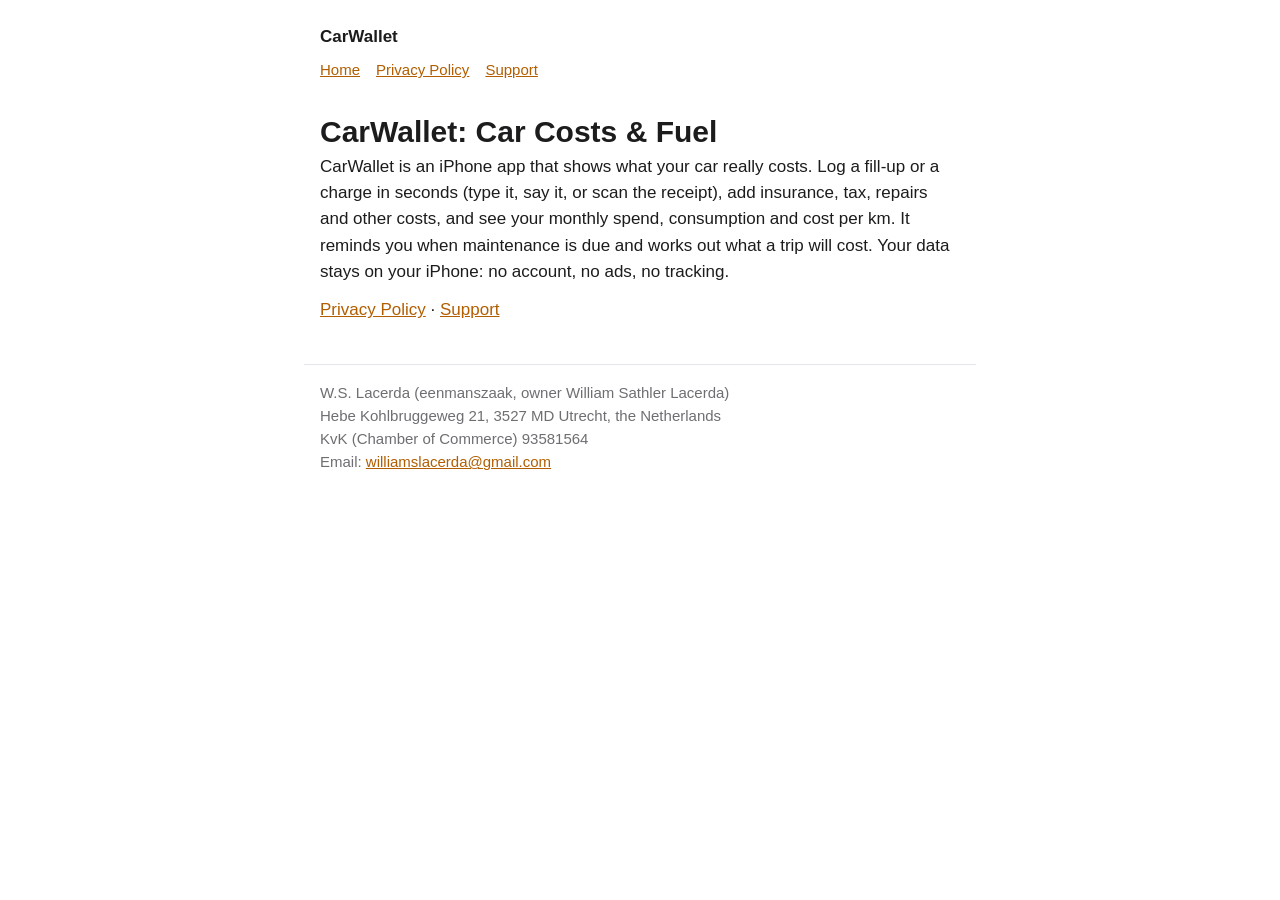
<file: index.html>
<!doctype html>
<html lang="en">
<head>
<meta charset="utf-8">
<meta name="viewport" content="width=device-width, initial-scale=1">
<meta name="color-scheme" content="light dark">
<title>CarWallet: Car Costs &amp; Fuel</title>
<meta name="description" content="CarWallet: track fuel, charging and every other cost of your car on your iPhone.">
<link rel="stylesheet" href="style.css">
</head>
<body>
<header>
  <a class="home" href="./">CarWallet</a>
  <nav><a href="./" aria-current="page">Home</a><a href="privacy.html">Privacy Policy</a><a href="support.html">Support</a></nav>
</header>
<main>
<h1>CarWallet: Car Costs &amp; Fuel</h1>
<p>CarWallet is an iPhone app that shows what your car really costs. Log a fill-up or a charge in seconds (type it, say it, or scan the receipt), add insurance, tax, repairs and other costs, and see your monthly spend, consumption and cost per km. It reminds you when maintenance is due and works out what a trip will cost. Your data stays on your iPhone: no account, no ads, no tracking.</p>
<p><a href="privacy.html">Privacy Policy</a> · <a href="support.html">Support</a></p>
</main>
<footer class="muted">
  <address>
    W.S. Lacerda (eenmanszaak, owner William Sathler Lacerda)<br>
    Hebe Kohlbruggeweg 21, 3527 MD Utrecht, the Netherlands<br>
    KvK (Chamber of Commerce) 93581564<br>
    Email: <a href="mailto:williamslacerda@gmail.com">williamslacerda@gmail.com</a>
  </address>
</footer>
</body>
</html>
</file>
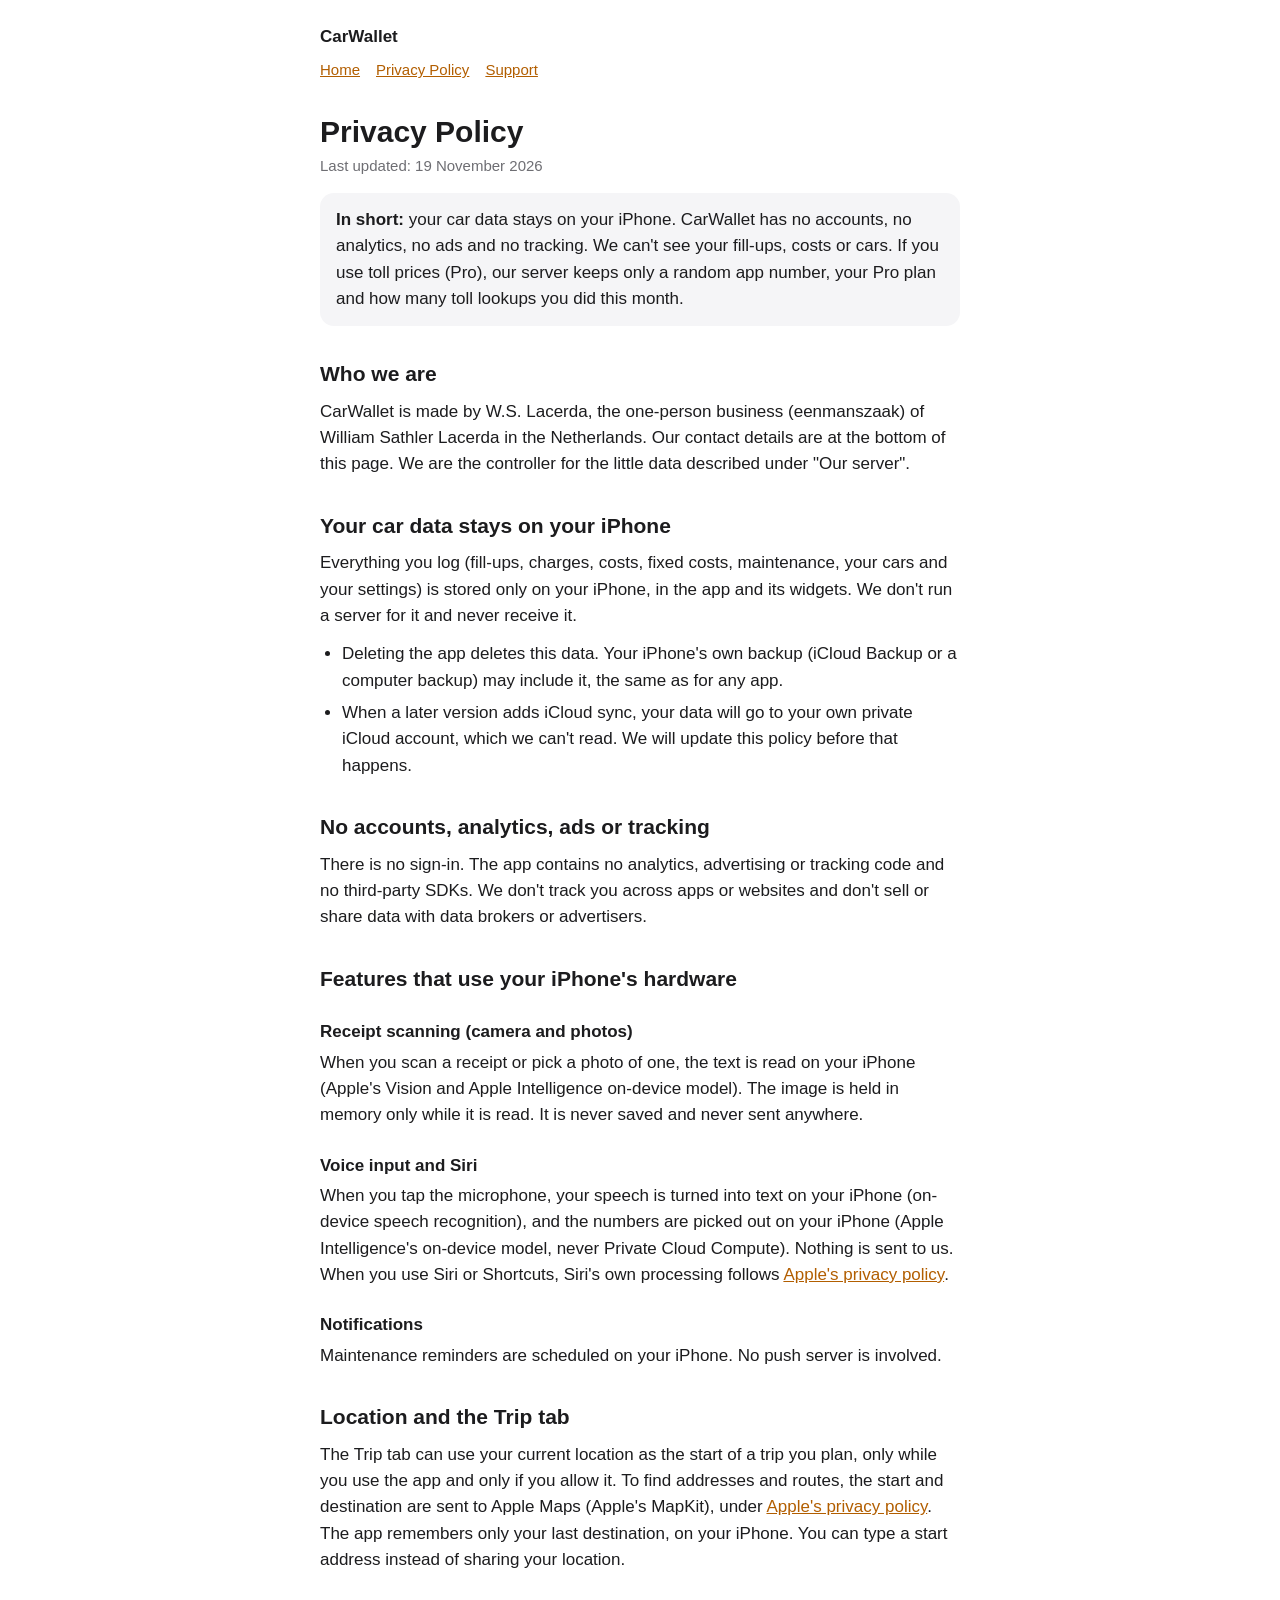
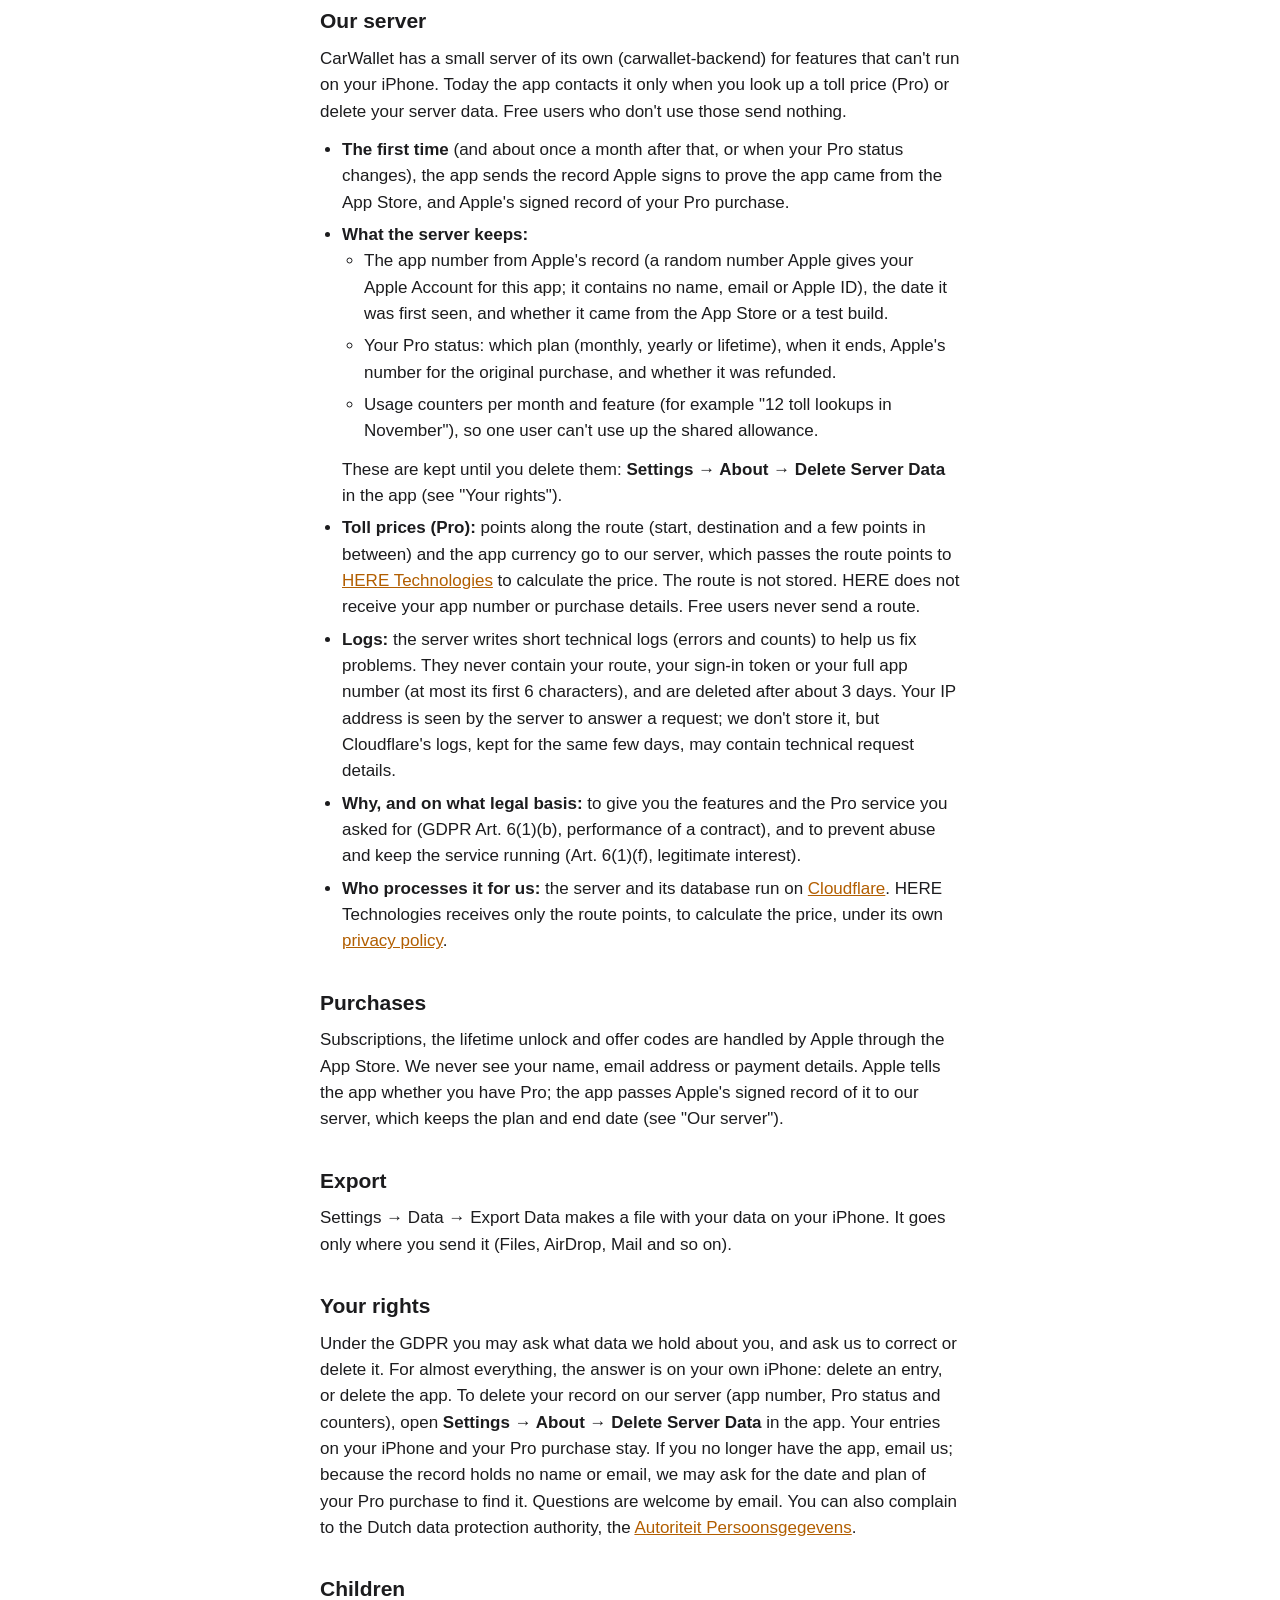
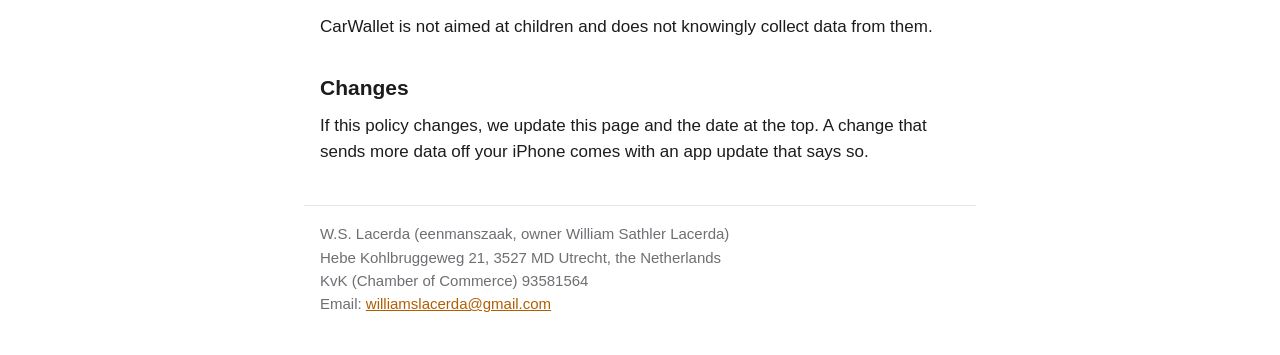
<file: privacy.html>
<!doctype html>
<html lang="en">
<head>
<meta charset="utf-8">
<meta name="viewport" content="width=device-width, initial-scale=1">
<meta name="color-scheme" content="light dark">
<title>Privacy Policy · CarWallet</title>
<meta name="description" content="What CarWallet does with your data: it stays on your iPhone.">
<link rel="stylesheet" href="style.css">
</head>
<body>
<header>
  <a class="home" href="./">CarWallet</a>
  <nav><a href="./">Home</a><a href="privacy.html" aria-current="page">Privacy Policy</a><a href="support.html">Support</a></nav>
</header>
<main>
<h1>Privacy Policy</h1>
<p class="muted">Last updated: 19 November 2026</p>

<div class="card">
  <p><strong>In short:</strong> your car data stays on your iPhone. CarWallet has no accounts, no analytics, no ads and no tracking. We can't see your fill-ups, costs or cars. If you use toll prices (Pro), our server keeps only a random app number, your Pro plan and how many toll lookups you did this month.</p>
</div>

<h2>Who we are</h2>
<p>CarWallet is made by W.S. Lacerda, the one-person business (eenmanszaak) of William Sathler Lacerda in the Netherlands. Our contact details are at the bottom of this page. We are the controller for the little data described under "Our server".</p>

<h2>Your car data stays on your iPhone</h2>
<p>Everything you log (fill-ups, charges, costs, fixed costs, maintenance, your cars and your settings) is stored only on your iPhone, in the app and its widgets. We don't run a server for it and never receive it.</p>
<ul>
  <li>Deleting the app deletes this data. Your iPhone's own backup (iCloud Backup or a computer backup) may include it, the same as for any app.</li>
  <li>When a later version adds iCloud sync, your data will go to your own private iCloud account, which we can't read. We will update this policy before that happens.</li>
</ul>

<h2>No accounts, analytics, ads or tracking</h2>
<p>There is no sign-in. The app contains no analytics, advertising or tracking code and no third-party SDKs. We don't track you across apps or websites and don't sell or share data with data brokers or advertisers.</p>

<h2>Features that use your iPhone's hardware</h2>
<h3>Receipt scanning (camera and photos)</h3>
<p>When you scan a receipt or pick a photo of one, the text is read on your iPhone (Apple's Vision and Apple Intelligence on-device model). The image is held in memory only while it is read. It is never saved and never sent anywhere.</p>
<h3>Voice input and Siri</h3>
<p>When you tap the microphone, your speech is turned into text on your iPhone (on-device speech recognition), and the numbers are picked out on your iPhone (Apple Intelligence's on-device model, never Private Cloud Compute). Nothing is sent to us. When you use Siri or Shortcuts, Siri's own processing follows <a href="https://www.apple.com/legal/privacy/">Apple's privacy policy</a>.</p>
<h3>Notifications</h3>
<p>Maintenance reminders are scheduled on your iPhone. No push server is involved.</p>

<h2>Location and the Trip tab</h2>
<p>The Trip tab can use your current location as the start of a trip you plan, only while you use the app and only if you allow it. To find addresses and routes, the start and destination are sent to Apple Maps (Apple's MapKit), under <a href="https://www.apple.com/legal/privacy/">Apple's privacy policy</a>. The app remembers only your last destination, on your iPhone. You can type a start address instead of sharing your location.</p>

<h2>Our server</h2>
<p>CarWallet has a small server of its own (carwallet-backend) for features that can't run on your iPhone. Today the app contacts it only when you look up a toll price (Pro) or delete your server data. Free users who don't use those send nothing.</p>
<ul>
  <li><strong>The first time</strong> (and about once a month after that, or when your Pro status changes), the app sends the record Apple signs to prove the app came from the App Store, and Apple's signed record of your Pro purchase.</li>
  <li><strong>What the server keeps:</strong>
    <ul>
      <li>The app number from Apple's record (a random number Apple gives your Apple Account for this app; it contains no name, email or Apple ID), the date it was first seen, and whether it came from the App Store or a test build.</li>
      <li>Your Pro status: which plan (monthly, yearly or lifetime), when it ends, Apple's number for the original purchase, and whether it was refunded.</li>
      <li>Usage counters per month and feature (for example "12 toll lookups in November"), so one user can't use up the shared allowance.</li>
    </ul>
    These are kept until you delete them: <strong>Settings → About → Delete Server Data</strong> in the app (see "Your rights").</li>
  <li><strong>Toll prices (Pro):</strong> points along the route (start, destination and a few points in between) and the app currency go to our server, which passes the route points to <a href="https://legal.here.com/en-gb/privacy">HERE Technologies</a> to calculate the price. The route is not stored. HERE does not receive your app number or purchase details. Free users never send a route.</li>
  <li><strong>Logs:</strong> the server writes short technical logs (errors and counts) to help us fix problems. They never contain your route, your sign-in token or your full app number (at most its first 6 characters), and are deleted after about 3 days. Your IP address is seen by the server to answer a request; we don't store it, but Cloudflare's logs, kept for the same few days, may contain technical request details.</li>
  <li><strong>Why, and on what legal basis:</strong> to give you the features and the Pro service you asked for (GDPR Art. 6(1)(b), performance of a contract), and to prevent abuse and keep the service running (Art. 6(1)(f), legitimate interest).</li>
  <li><strong>Who processes it for us:</strong> the server and its database run on <a href="https://www.cloudflare.com/privacypolicy/">Cloudflare</a>. HERE Technologies receives only the route points, to calculate the price, under its own <a href="https://legal.here.com/en-gb/privacy">privacy policy</a>.</li>
</ul>

<h2>Purchases</h2>
<p>Subscriptions, the lifetime unlock and offer codes are handled by Apple through the App Store. We never see your name, email address or payment details. Apple tells the app whether you have Pro; the app passes Apple's signed record of it to our server, which keeps the plan and end date (see "Our server").</p>

<h2>Export</h2>
<p>Settings → Data → Export Data makes a file with your data on your iPhone. It goes only where you send it (Files, AirDrop, Mail and so on).</p>

<h2>Your rights</h2>
<p>Under the GDPR you may ask what data we hold about you, and ask us to correct or delete it. For almost everything, the answer is on your own iPhone: delete an entry, or delete the app. To delete your record on our server (app number, Pro status and counters), open <strong>Settings → About → Delete Server Data</strong> in the app. Your entries on your iPhone and your Pro purchase stay. If you no longer have the app, email us; because the record holds no name or email, we may ask for the date and plan of your Pro purchase to find it. Questions are welcome by email. You can also complain to the Dutch data protection authority, the <a href="https://autoriteitpersoonsgegevens.nl/en">Autoriteit Persoonsgegevens</a>.</p>

<h2>Children</h2>
<p>CarWallet is not aimed at children and does not knowingly collect data from them.</p>

<h2>Changes</h2>
<p>If this policy changes, we update this page and the date at the top. A change that sends more data off your iPhone comes with an app update that says so.</p>
</main>
<footer class="muted">
  <address>
    W.S. Lacerda (eenmanszaak, owner William Sathler Lacerda)<br>
    Hebe Kohlbruggeweg 21, 3527 MD Utrecht, the Netherlands<br>
    KvK (Chamber of Commerce) 93581564<br>
    Email: <a href="mailto:williamslacerda@gmail.com">williamslacerda@gmail.com</a>
  </address>
</footer>
</body>
</html>
</file>
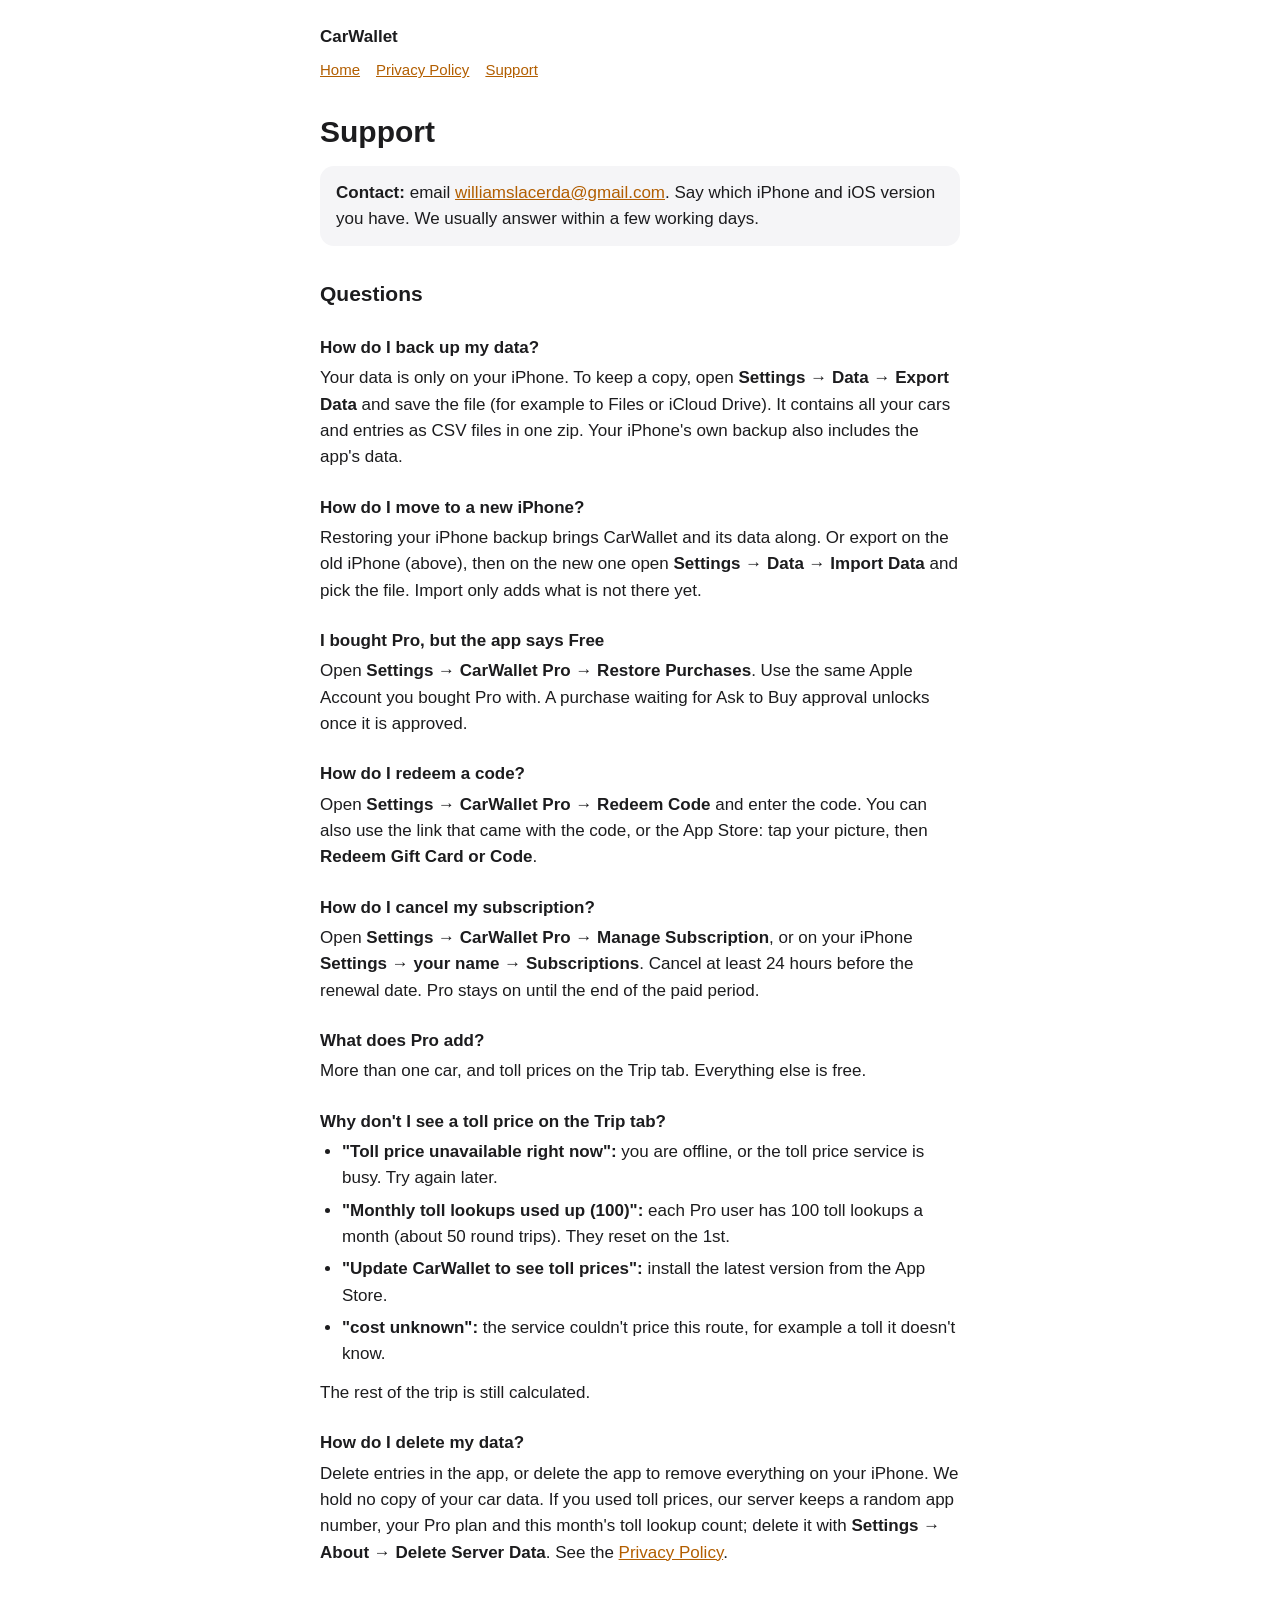
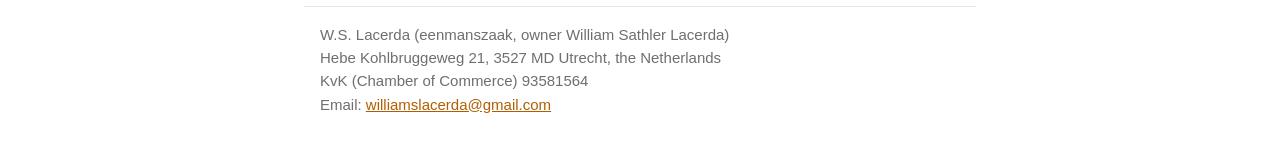
<file: support.html>
<!doctype html>
<html lang="en">
<head>
<meta charset="utf-8">
<meta name="viewport" content="width=device-width, initial-scale=1">
<meta name="color-scheme" content="light dark">
<title>Support · CarWallet</title>
<meta name="description" content="Help with CarWallet: contact, backups, Pro and offer codes.">
<link rel="stylesheet" href="style.css">
</head>
<body>
<header>
  <a class="home" href="./">CarWallet</a>
  <nav><a href="./">Home</a><a href="privacy.html">Privacy Policy</a><a href="support.html" aria-current="page">Support</a></nav>
</header>
<main>
<h1>Support</h1>

<div class="card">
  <p><strong>Contact:</strong> email <a href="mailto:williamslacerda@gmail.com">williamslacerda@gmail.com</a>. Say which iPhone and iOS version you have. We usually answer within a few working days.</p>
</div>

<h2>Questions</h2>

<h3>How do I back up my data?</h3>
<p>Your data is only on your iPhone. To keep a copy, open <strong>Settings → Data → Export Data</strong> and save the file (for example to Files or iCloud Drive). It contains all your cars and entries as CSV files in one zip. Your iPhone's own backup also includes the app's data.</p>

<h3>How do I move to a new iPhone?</h3>
<p>Restoring your iPhone backup brings CarWallet and its data along. Or export on the old iPhone (above), then on the new one open <strong>Settings → Data → Import Data</strong> and pick the file. Import only adds what is not there yet.</p>

<h3>I bought Pro, but the app says Free</h3>
<p>Open <strong>Settings → CarWallet Pro → Restore Purchases</strong>. Use the same Apple Account you bought Pro with. A purchase waiting for Ask to Buy approval unlocks once it is approved.</p>

<h3>How do I redeem a code?</h3>
<p>Open <strong>Settings → CarWallet Pro → Redeem Code</strong> and enter the code. You can also use the link that came with the code, or the App Store: tap your picture, then <strong>Redeem Gift Card or Code</strong>.</p>

<h3>How do I cancel my subscription?</h3>
<p>Open <strong>Settings → CarWallet Pro → Manage Subscription</strong>, or on your iPhone <strong>Settings → your name → Subscriptions</strong>. Cancel at least 24 hours before the renewal date. Pro stays on until the end of the paid period.</p>

<h3>What does Pro add?</h3>
<p>More than one car, and toll prices on the Trip tab. Everything else is free.</p>

<h3>Why don't I see a toll price on the Trip tab?</h3>
<ul>
  <li><strong>"Toll price unavailable right now":</strong> you are offline, or the toll price service is busy. Try again later.</li>
  <li><strong>"Monthly toll lookups used up (100)":</strong> each Pro user has 100 toll lookups a month (about 50 round trips). They reset on the 1st.</li>
  <li><strong>"Update CarWallet to see toll prices":</strong> install the latest version from the App Store.</li>
  <li><strong>"cost unknown":</strong> the service couldn't price this route, for example a toll it doesn't know.</li>
</ul>
<p>The rest of the trip is still calculated.</p>

<h3>How do I delete my data?</h3>
<p>Delete entries in the app, or delete the app to remove everything on your iPhone. We hold no copy of your car data. If you used toll prices, our server keeps a random app number, your Pro plan and this month's toll lookup count; delete it with <strong>Settings → About → Delete Server Data</strong>. See the <a href="privacy.html">Privacy Policy</a>.</p>
</main>
<footer class="muted">
  <address>
    W.S. Lacerda (eenmanszaak, owner William Sathler Lacerda)<br>
    Hebe Kohlbruggeweg 21, 3527 MD Utrecht, the Netherlands<br>
    KvK (Chamber of Commerce) 93581564<br>
    Email: <a href="mailto:williamslacerda@gmail.com">williamslacerda@gmail.com</a>
  </address>
</footer>
</body>
</html>
</file>
<file: style.css>
/* CarWallet website (DESIGN §21). System fonts only, no external files, light and dark. */
:root {
  color-scheme: light dark;
  --bg: #ffffff;
  --text: #1c1c1e;
  --muted: #6e6e73;
  --line: #e5e5ea;
  --card: #f5f5f7;
  --accent: #b25e00; /* amber, dark enough for text on white (WCAG AA) */
}
@media (prefers-color-scheme: dark) {
  :root {
    --bg: #000000;
    --text: #f2f2f7;
    --muted: #a1a1a6;
    --line: #38383a;
    --card: #1c1c1e;
    --accent: #ffb340;
  }
}
* { box-sizing: border-box; }
html { -webkit-text-size-adjust: 100%; }
body {
  margin: 0;
  background: var(--bg);
  color: var(--text);
  font: 17px/1.55 -apple-system, BlinkMacSystemFont, "Segoe UI", Roboto, Helvetica, Arial, sans-serif;
}
main, header, footer { max-width: 42rem; margin: 0 auto; padding: 0 16px; }
header { padding-top: 24px; }
header a.home { color: var(--text); font-weight: 600; text-decoration: none; }
nav { display: flex; flex-wrap: wrap; gap: 16px; margin-top: 8px; font-size: 15px; }
h1 { font-size: 30px; line-height: 1.2; margin: 32px 0 4px; }
h2 { font-size: 21px; margin: 32px 0 8px; }
h3 { font-size: 17px; margin: 24px 0 4px; }
p, ul { margin: 0 0 12px; }
ul { padding-left: 22px; }
li { margin-bottom: 6px; }
a { color: var(--accent); }
.muted { color: var(--muted); font-size: 15px; }
.card { background: var(--card); border-radius: 14px; padding: 14px 16px; margin: 16px 0; }
.card p:last-child, .card ul:last-child { margin-bottom: 0; }
.todo { background: #fff3cd; color: #5c4400; padding: 0 4px; border-radius: 4px; }
@media (prefers-color-scheme: dark) { .todo { background: #4a3a00; color: #ffe08a; } }
footer { border-top: 1px solid var(--line); margin-top: 40px; padding-top: 16px; padding-bottom: 40px; }
address { font-style: normal; }
</file>
